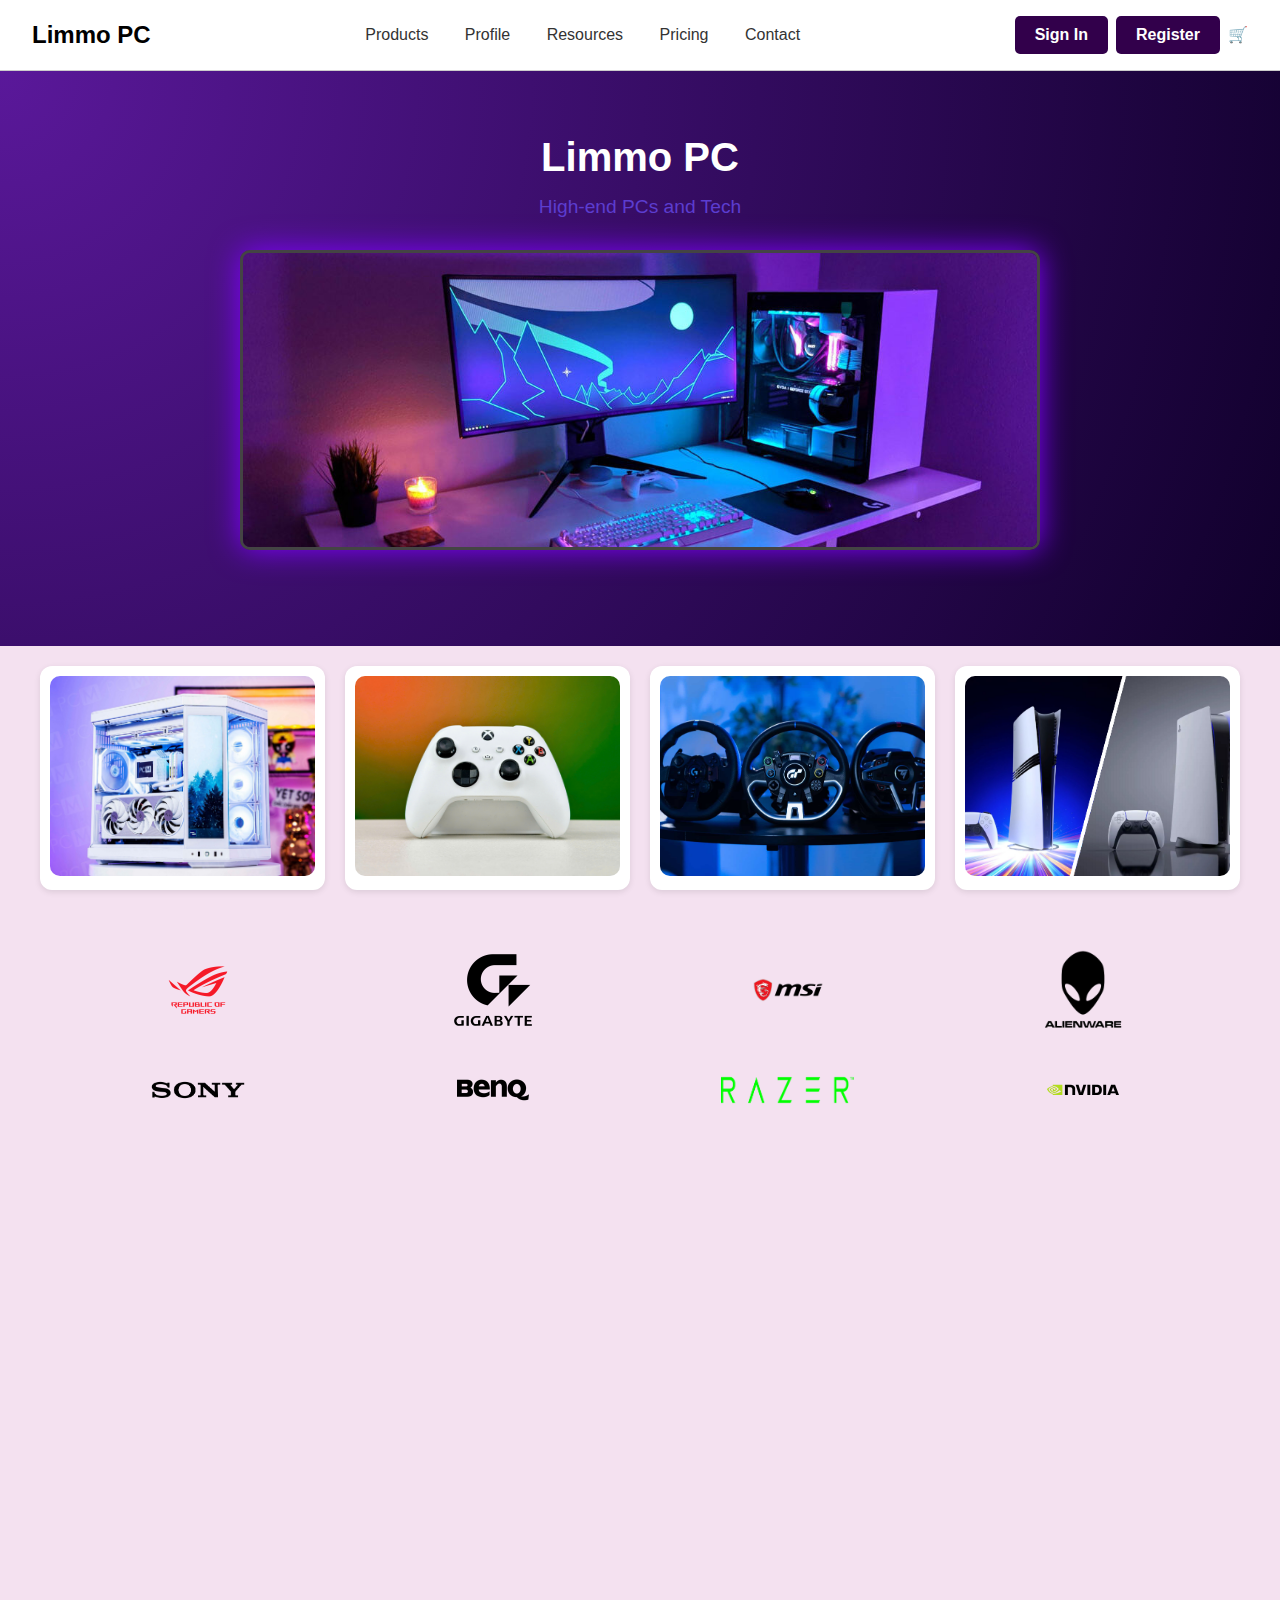
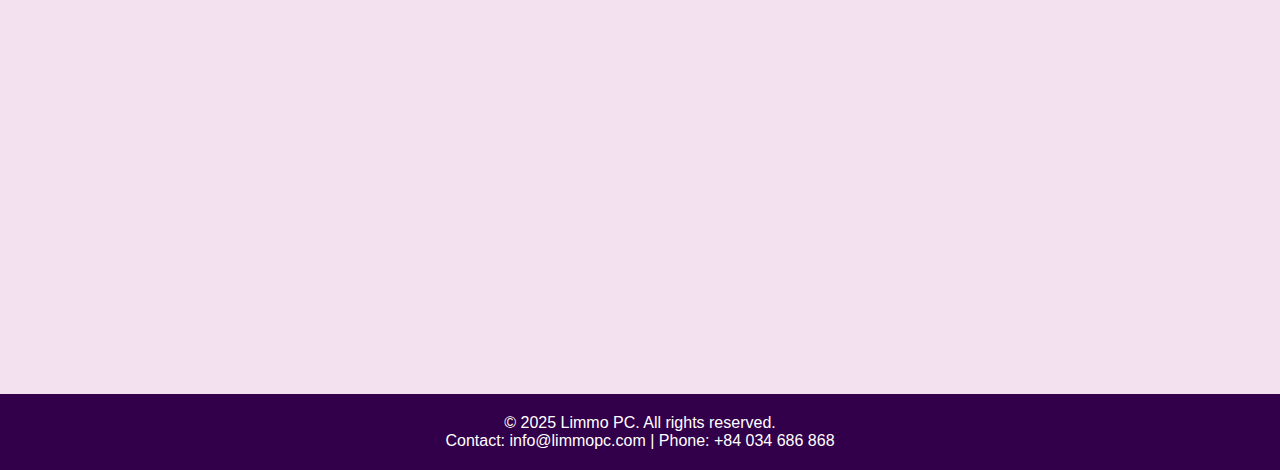
<file: index.html>
<!DOCTYPE html>
<html lang="en">
<head>
  <meta charset="UTF-8">
  <title>Limmo PC</title>
  <link rel="stylesheet" href="homepage.css">
</head>
<body>

  <!-- Navigation Bar -->
  <header class="navbar">
    <div class="logo">
      <a href="index.html">Limmo PC</a>
    </div>
    <nav class="nav-links">
      <a href="#">Products</a>
      <a href="profile.html">Profile</a>
      <a href="#">Resources</a>
      <a href="#">Pricing</a>
      <a href="contactpage.html">Contact</a>
    </nav>
    <div class="nav-buttons">
      <a href="signin.html" class="sign-in-btn">Sign In</a>
      <a href="register.html" class="sign-in-btn">Register</a>
      <a href="cart.html" class="cart" title="View Cart">🛒</a>
    </div>
  </header>

  <!-- Hero Section -->
  <section class="hero">
    <h1>Limmo PC</h1>
    <p>High-end PCs and Tech</p>

    <div class="slider-container">
        <div class="slider-track" id="slider-track">
    <img src="882e3c256408ebd5b022b3fb89907bff-scaled-1-e1659263732770.jpg" class="slide">
    <img src="pc-choi-game-intel-core-i3.jpg" class="slide">
    <img src="slider_4.jpg" class="slide">
    <img src="882e3c256408ebd5b022b3fb89907bff-scaled-1-e1659263732770.jpg" class="slide">
  </div>
</div>
  </section>

  <!-- Product Previews -->
    <div class="product-row">
  <div class="product-box">
    <img src="sp1.jpg" alt="PC Build 1">
  </div>
  <div class="product-box">
    <img src="sp2.jpg" alt="PC Build 2">
  </div>
  <div class="product-box">
    <img src="sp3.png" alt="PC Build 3">
  </div>
  <div class="product-box">
    <img src="sp4.jpg" alt="PC Build 4">
  </div>
  
</div>

<div class="brand-section">
  <div class="brand-logo"><img src="ROG logo_red.png" alt="Brand 1"></div>
  <div class="brand-logo"><img src="gigabytelg.png" alt="Brand 2"></div>
  <div class="brand-logo"><img src="msi.png" alt="Brand 3"></div>
  <div class="brand-logo"><img src="Alienware-Vector-PNG.png" alt="Brand 4"></div>
  <div class="brand-logo"><img src="Sony-Logo.png" alt="brand 5"></div>
  <div class="brand-logo"><img src="benq-logo-png_seeklogo-474392.png" alt="brand 6"></div>
  <div class="brand-logo"><img src="free-razer-black-logo-png-701751694773769kn6zf7likw.png" alt="brand 7"></div>
  <div class="brand-logo"><img src="nvidia-logo-vector-11574170524xza1ggbhhk.png" alt="brand 8"></div>
</div>


<script>
  const track = document.getElementById('slider-track');
  const slides = document.querySelectorAll('.slide');
  let index = 0;

  function moveSlide() {
    index++;
    track.style.transition = 'transform 0.5s ease-in-out';
    track.style.transform = `translateX(-${index * 800}px)`;

    if (index === slides.length - 1) {
      setTimeout(() => {
        // Jump back to the first slide without transition
        track.style.transition = 'none';
        track.style.transform = 'translateX(0)';
        index = 0;
      }, 500); // Delay must match transition duration
    }
  }

  setInterval(moveSlide, 3000); // Slide every 3 seconds
</script>
</body>
  <div class="page-container">
    <footer class="footer">
    <p>&copy; 2025 Limmo PC. All rights reserved.</p>
    <p>Contact: info@limmopc.com | Phone: +84 034 686 868</p>
    </footer>
  </div>
</footer>
</html>
</file>
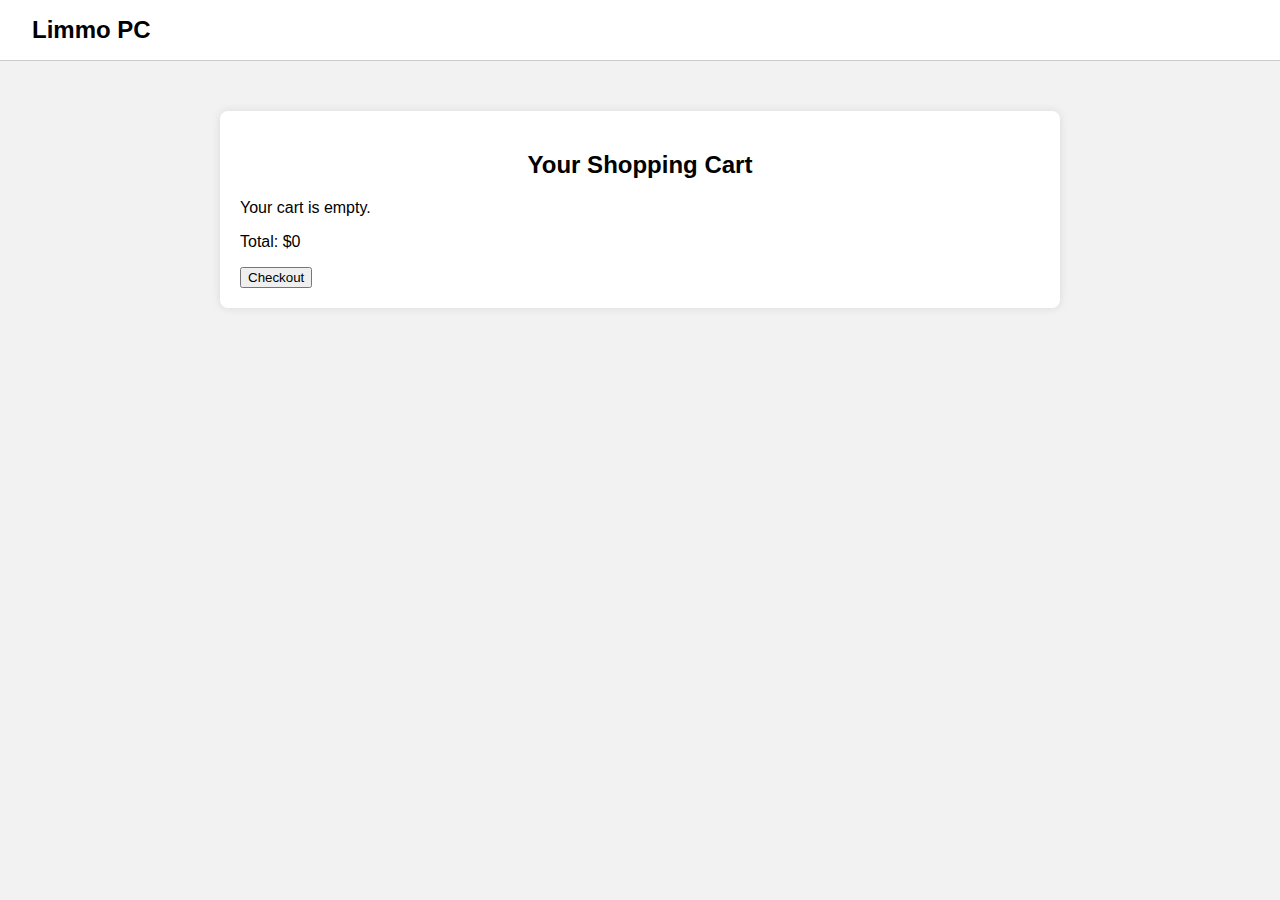
<file: cart.html>
<!DOCTYPE html>
<html lang="en">
<head>
  <meta charset="UTF-8">
  <meta name="viewport" content="width=device-width, initial-scale=1.0">
  <title>Your Cart - Limmo PC</title>
  <link rel="stylesheet" href="cart.css">
</head>
<body>
  <header class="navbar">
    <div class="logo">
      <a href="homepage.html">Limmo PC</a>
    </div>
  </header>

  <div class="cart-container">
    <h2>Your Shopping Cart</h2>
    <div id="cartItems"></div>
    <p id="cartTotal">Total: $0</p>
    <button id="checkoutBtn">Checkout</button>
  </div>

  <script>
    // Example cart data from localStorage
    const cart = JSON.parse(localStorage.getItem("cart")) || [];
    const cartItemsDiv = document.getElementById("cartItems");
    const cartTotal = document.getElementById("cartTotal");

    if (cart.length === 0) {
      cartItemsDiv.innerHTML = "<p>Your cart is empty.</p>";
    } else {
      let total = 0;
      cart.forEach(item => {
        const itemDiv = document.createElement("div");
        itemDiv.innerHTML = `<strong>${item.name}</strong> - $${item.price}`;
        cartItemsDiv.appendChild(itemDiv);
        total += item.price;
      });
      cartTotal.textContent = `Total: $${total}`;
    }
  </script>
</body>
</html>
</file>
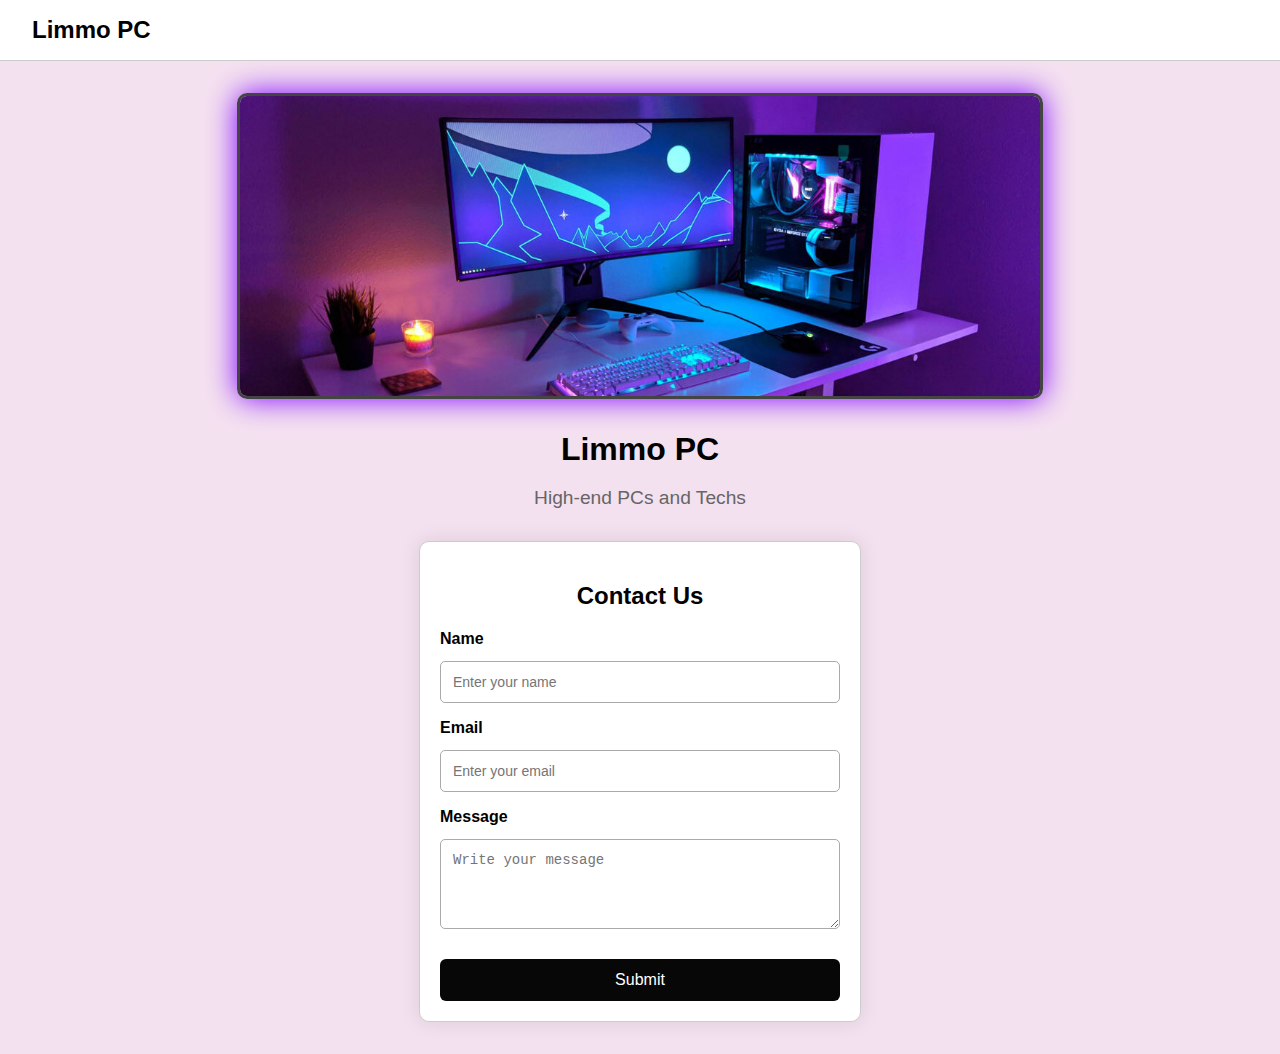
<file: contactpage.html>
<!DOCTYPE html>
<html lang="en">
<head>
    <meta charset="UTF-8">
    <meta name="viewport" content="width=device-width, initial-scale=1.0">
    <title>Contact Us - Limmo PC</title>
    <link rel="stylesheet" href="register.css">
</head>
<body>
    <header class="navbar">
        <div class="logo">
            <a href="homepage.html">Limmo PC</a>
        </div>
    </header>
    
    <div class="slider-container">
        <div class="slider-track">
            <img class="slide" src="882e3c256408ebd5b022b3fb89907bff-scaled-1-e1659263732770.jpg" alt="Slide 1">
            <img class="slide" src="decor-phong-gaming-mau-6.jpg" alt="Slide 2">
            <img class="slide" src="pc-choi-game-intel-core-i3.jpg" alt="Slide 3">
            <img class="slide" src="882e3c256408ebd5b022b3fb89907bff-scaled-1-e1659263732770.jpg" alt="Slide 4">
        </div>
    </div>

    <div class="title-container">
        <h1>Limmo PC</h1>
        <p>High-end PCs and Techs</p>
    </div>

    <div class="container">
        <h2>Contact Us</h2>
        <form id="registerForm">
            <label for="name">Name</label>
            <input type="text" id="name" name="name" placeholder="Enter your name" required>

            <label for="email">Email</label>
            <input type="email" id="email" name="email" placeholder="Enter your email" required>

            <label for="message">Message</label>
            <textarea id="message" name="message" placeholder="Write your message" rows="4" required></textarea>

            <button type="submit">Submit</button>
        </form>
    </div>
    <script>
        const track = document.querySelector('.slider-track');
    const slides = document.querySelectorAll('.slide');
    let index = 0;

    setInterval(() => {
      index++;
      track.style.transform = `translateX(${-index * 800}px)`;
      if (index === slides.length - 1) {
        setTimeout(() => {
          track.style.transition = 'none';
          index = 0;
          track.style.transform = 'translateX(0)';
          setTimeout(() => track.style.transition = 'transform 0.5s ease-in-out', 50);
        }, 500);
      }
    }, 3000);
    </script>
</body>
</html>
</file>
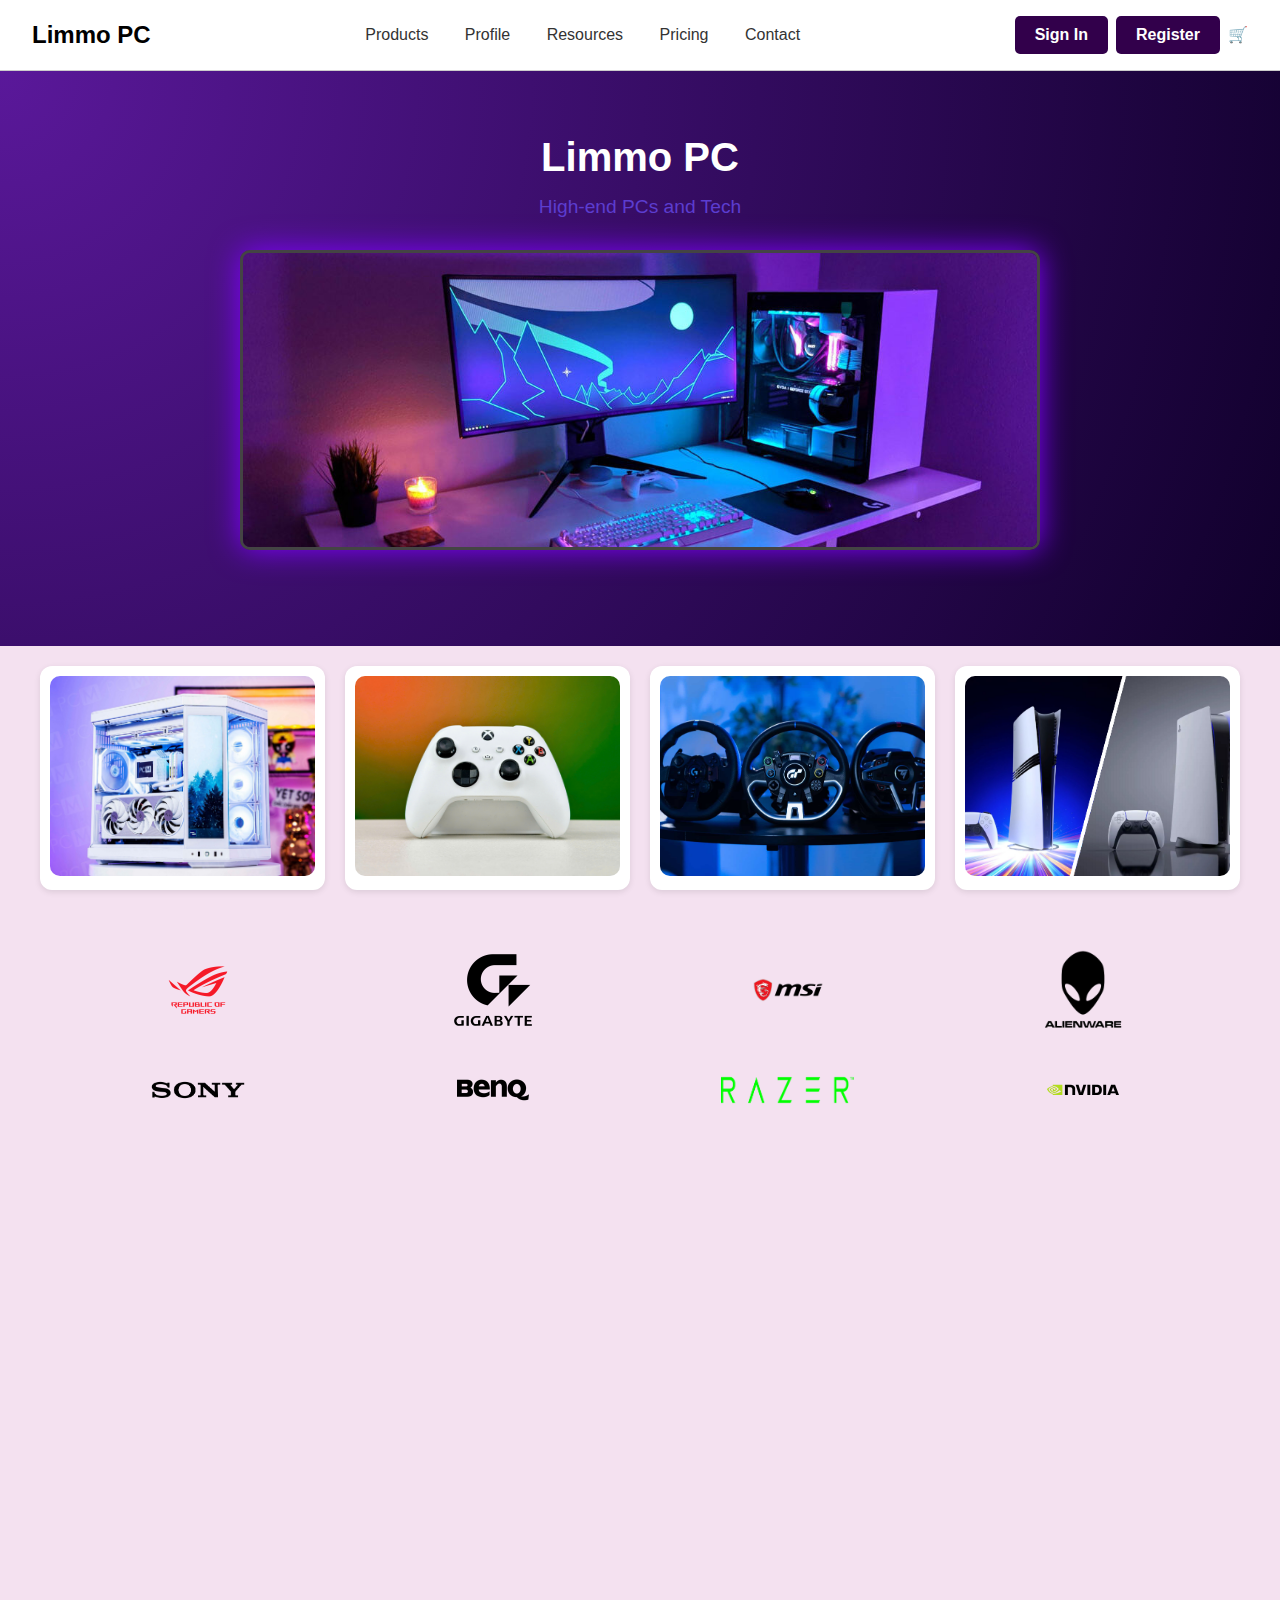
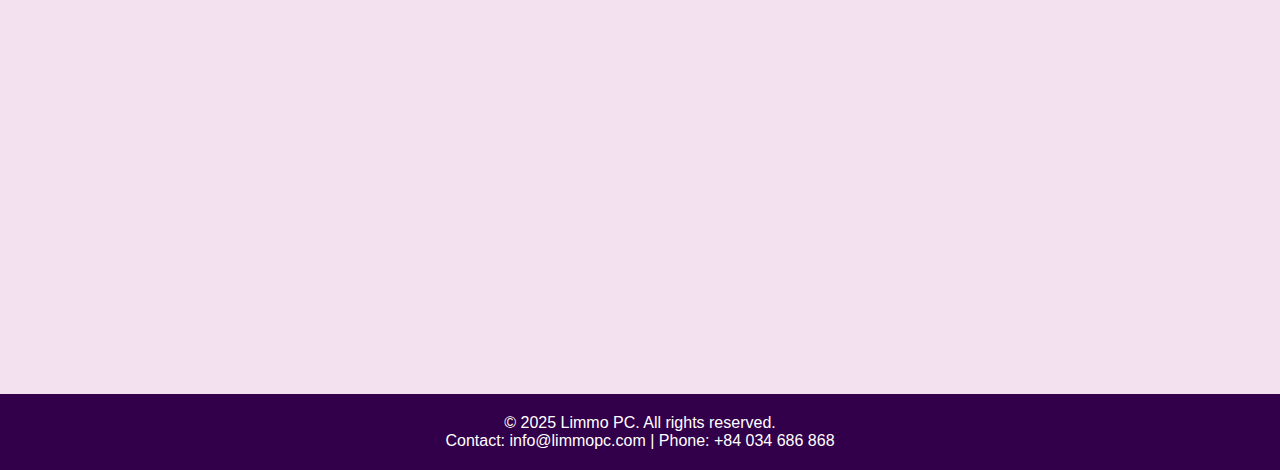
<file: homepage.html>
<!DOCTYPE html>
<html lang="en">
<head>
  <meta charset="UTF-8">
  <title>Limmo PC</title>
  <link rel="stylesheet" href="homepage.css">
</head>
<body>

  <!-- Navigation Bar -->
  <header class="navbar">
    <div class="logo">
      <a href="homepage.html">Limmo PC</a>
    </div>
    <nav class="nav-links">
      <a href="#">Products</a>
      <a href="profile.html">Profile</a>
      <a href="#">Resources</a>
      <a href="#">Pricing</a>
      <a href="contactpage.html">Contact</a>
    </nav>
    <div class="nav-buttons">
      <a href="signin.html" class="sign-in-btn">Sign In</a>
      <a href="register.html" class="sign-in-btn">Register</a>
      <a href="cart.html" class="cart" title="View Cart">🛒</a>
    </div>
  </header>

  <!-- Hero Section -->
  <section class="hero">
    <h1>Limmo PC</h1>
    <p>High-end PCs and Tech</p>

    <div class="slider-container">
        <div class="slider-track" id="slider-track">
    <img src="882e3c256408ebd5b022b3fb89907bff-scaled-1-e1659263732770.jpg" class="slide">
    <img src="pc-choi-game-intel-core-i3.jpg" class="slide">
    <img src="slider_4.jpg" class="slide">
    <img src="882e3c256408ebd5b022b3fb89907bff-scaled-1-e1659263732770.jpg" class="slide">
  </div>
</div>
  </section>

  <!-- Product Previews -->
    <div class="product-row">
  <div class="product-box">
    <img src="sp1.jpg" alt="PC Build 1">
  </div>
  <div class="product-box">
    <img src="sp2.jpg" alt="PC Build 2">
  </div>
  <div class="product-box">
    <img src="sp3.png" alt="PC Build 3">
  </div>
  <div class="product-box">
    <img src="sp4.jpg" alt="PC Build 4">
  </div>
  
</div>

<div class="brand-section">
  <div class="brand-logo"><img src="ROG logo_red.png" alt="Brand 1"></div>
  <div class="brand-logo"><img src="gigabytelg.png" alt="Brand 2"></div>
  <div class="brand-logo"><img src="msi.png" alt="Brand 3"></div>
  <div class="brand-logo"><img src="Alienware-Vector-PNG.png" alt="Brand 4"></div>
  <div class="brand-logo"><img src="Sony-Logo.png" alt="brand 5"></div>
  <div class="brand-logo"><img src="benq-logo-png_seeklogo-474392.png" alt="brand 6"></div>
  <div class="brand-logo"><img src="free-razer-black-logo-png-701751694773769kn6zf7likw.png" alt="brand 7"></div>
  <div class="brand-logo"><img src="nvidia-logo-vector-11574170524xza1ggbhhk.png" alt="brand 8"></div>
</div>


<script>
  const track = document.getElementById('slider-track');
  const slides = document.querySelectorAll('.slide');
  let index = 0;

  function moveSlide() {
    index++;
    track.style.transition = 'transform 0.5s ease-in-out';
    track.style.transform = `translateX(-${index * 800}px)`;

    if (index === slides.length - 1) {
      setTimeout(() => {
        // Jump back to the first slide without transition
        track.style.transition = 'none';
        track.style.transform = 'translateX(0)';
        index = 0;
      }, 500); // Delay must match transition duration
    }
  }

  setInterval(moveSlide, 3000); // Slide every 3 seconds
</script>
</body>
  <div class="page-container">
    <footer class="footer">
    <p>&copy; 2025 Limmo PC. All rights reserved.</p>
    <p>Contact: info@limmopc.com | Phone: +84 034 686 868</p>
    </footer>
  </div>
</footer>
</html>
</file>
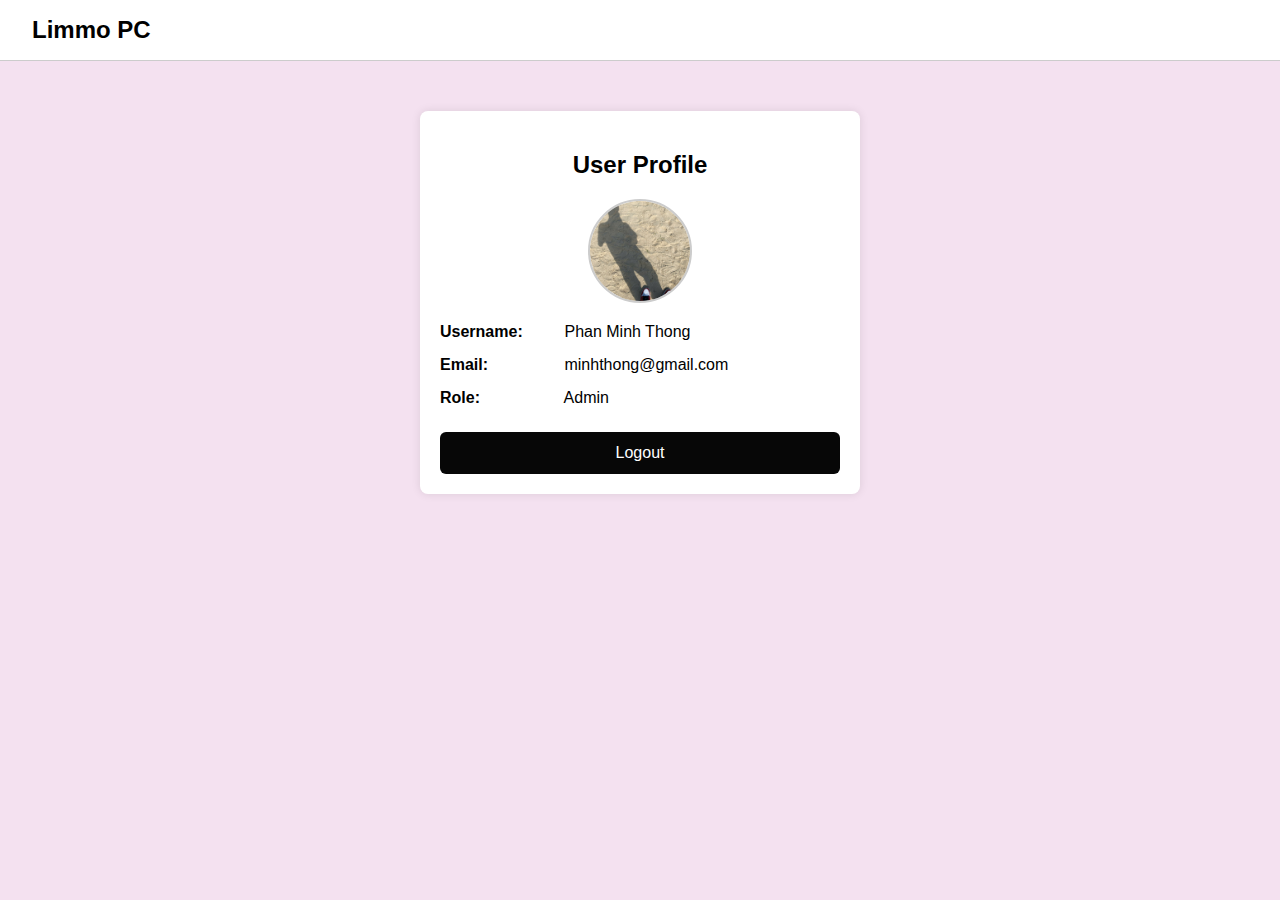
<file: profile.html>
<!DOCTYPE html>
<html lang="en">
<head>
    <meta charset="UTF-8">
    <meta name="viewport" content="width=device-width, initial-scale=1.0">
    <title>User Profile</title>
    <link rel="stylesheet" href="register.css"> <!-- Reuse your login CSS -->
    <style>
        .profile-container {
            max-width: 400px;
            margin: 50px auto;
            background: #fff;
            padding: 20px;
            border-radius: 8px;
            box-shadow: 0px 0px 10px rgba(0,0,0,0.1);
        }
        .profile-container h2 {
            text-align: center;
            margin-bottom: 20px;
        }
        .profile-field {
            margin-bottom: 15px;
            font-size: 16px;
        }
        .profile-field strong {
            display: inline-block;
            width: 120px;
        }
    </style>
</head>
<body>
    <!-- Navbar with logo -->
    <header class="navbar">
        <div class="logo">
            <a href="homepage.html">Limmo PC</a>
        </div>
    </header>
    <!-- Profile Content -->
    <div class="profile-container">
        <h2>User Profile</h2>
        <img id="profileAvatar" src="06dabcf6a4a42cfa75b5.jpg" alt="User Avatar" class="avatar">
        <div class="profile-field"><strong>Username:</strong> <span id="profileUsername"></span></div>
        <div class="profile-field"><strong>Email:</strong> <span id="profileEmail"></span></div>
        <div class="profile-field"><strong>Role:</strong> <span id="profileRole"></span></div>
        <button onclick="logout()">Logout</button>
    </div>

    <script>
        // Get data from localStorage
        document.getElementById("profileUsername").textContent = localStorage.getItem("username") || "Phan Minh Thong";
        document.getElementById("profileEmail").textContent = localStorage.getItem("email") || "minhthong@gmail.com";
        document.getElementById("profileRole").textContent = localStorage.getItem("role") || "Admin";

        // Logout function
        function logout() {
            localStorage.clear();
            window.location.href = "homepage.html";
        }
    </script>
</body>
</html>
</file>
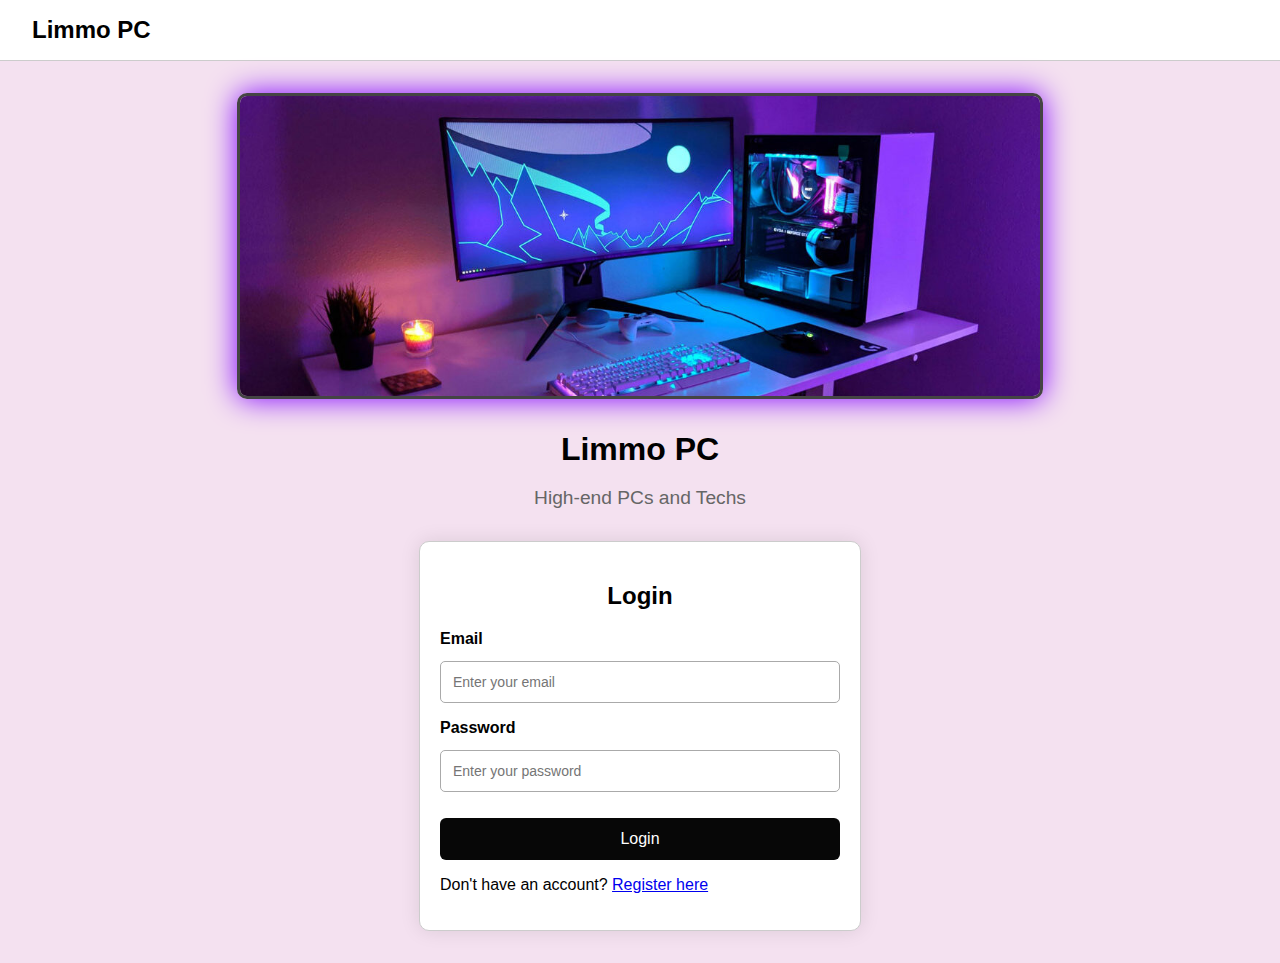
<file: signin.html>
<!DOCTYPE html>
<html lang="en">
<head>
  <meta charset="UTF-8">
  <meta name="viewport" content="width=device-width, initial-scale=1.0">
  <title>Login</title>
  <link rel="stylesheet" href="register.css">
</head>
<body>
    <header class="navbar">
        <div class="logo">
            <a href="homepage.html">Limmo PC</a>
        </div>
    </header>

    <!-- Slider -->
    <div class="slider-container">
        <div class="slider-track">
            <img class="slide" src="882e3c256408ebd5b022b3fb89907bff-scaled-1-e1659263732770.jpg" alt="Slide 1">
            <img class="slide" src="decor-phong-gaming-mau-6.jpg" alt="Slide 2">
            <img class="slide" src="pc-choi-game-intel-core-i3.jpg" alt="Slide 3">
            <img class="slide" src="882e3c256408ebd5b022b3fb89907bff-scaled-1-e1659263732770.jpg" alt="Slide 4">
        </div>
    </div>

    <div class="title-container">
        <h1>Limmo PC</h1>
        <p>High-end PCs and Techs</p>
    </div>

    <!-- Login Form -->
    <div class="container">
        <h2>Login</h2>
        <form id="loginForm">
            <div class="form-group">
                <label>Email</label>
                <input type="email" id="email" placeholder="Enter your email" required>
            </div>
            <div class="form-group">
                <label>Password</label>
                <input type="password" id="password" placeholder="Enter your password" required>
            </div>
            <button type="submit" class="btn">Login</button>
        </form>
        <p>Don't have an account? <a href="register.html">Register here</a></p>
    </div>

    <script>
        // Slider Script
        const track = document.querySelector('.slider-track');
        const slides = document.querySelectorAll('.slide');
        let index = 0;

        setInterval(() => {
            index++;
            track.style.transform = `translateX(${-index * 800}px)`;
            if (index === slides.length - 1) {
                setTimeout(() => {
                    track.style.transition = 'none';
                    index = 0;
                    track.style.transform = 'translateX(0)';
                    setTimeout(() => track.style.transition = 'transform 0.5s ease-in-out', 50);
                }, 500);
            }
        }, 3000);

        // Login Script with localStorage
        document.getElementById("loginForm").addEventListener("submit", function(e) {
            e.preventDefault();

            const email = document.getElementById("email").value.trim();
            const password = document.getElementById("password").value.trim();

            let users = JSON.parse(localStorage.getItem("users")) || [];

            const validUser = users.find(user => user.email === email && user.password === password);

            if (validUser) {
                localStorage.setItem("loggedInUser", JSON.stringify(validUser)); // store logged-in session
                alert("Login successful!");
                window.location.href = "homepage.html";
            } else {
                alert("Invalid email or password!");
            }
        });
    </script>
</body>
</html>
</file>
<file: cart.css>
/* cart.css */

/* Page background and font */
body {
    font-family: Arial, sans-serif;
    background-color: #f2f2f2;
    margin: 0;
    padding: 0;
}

/* Navbar */
.logo a {
    text-decoration: none;
    color: inherit;
}

.logo a:hover {
    opacity: 0.8;
}

.navbar {
  display: flex;
  justify-content: space-between;
  align-items: center;
  padding: 1rem 2rem;
  background-color: #fff;
  border-bottom: 1px solid #ccc;
}

.logo {
  font-size: 1.5rem;
  font-weight: bold;
}


/* Cart container */
.cart-container {
    max-width: 800px;
    margin: 50px auto;
    background: #fff;
    padding: 20px;
    border-radius: 8px;
    box-shadow: 0px 0px 10px rgba(0,0,0,0.1);
}

/* Cart heading */
.cart-container h2 {
    text-align: center;
    margin-bottom: 20px;
}

/* Cart table */
.cart-table {
    width: 100%;
    border-collapse: collapse;
}

.cart-table th,
.cart-table td {
    padding: 12px;
    text-align: center;
    border-bottom: 1px solid #ddd;
}

.cart-table th {
    background-color: #f5f5f5;
}

/* Product image */
.cart-table img {
    width: 60px;
    height: auto;
    border-radius: 4px;
}

/* Quantity input */
.cart-table input[type="number"] {
    width: 50px;
    padding: 5px;
    text-align: center;
}

/* Total price row */
.cart-total {
    text-align: right;
    font-size: 18px;
    font-weight: bold;
    padding: 15px 0;
}

/* Checkout button */
.checkout-btn {
    display: block;
    width: 100%;
    padding: 12px;
    background-color: #4CAF50;
    color: white;
    font-size: 16px;
    border: none;
    border-radius: 4px;
    cursor: pointer;
    margin-top: 10px;
    transition: 0.3s;
}

.checkout-btn:hover {
    background-color: #45a049;
}
</file>
<file: homepage.css>
/* Reset and base styling */
* {
  margin: 0;
  padding: 0;
  box-sizing: border-box;
}

body {
  font-family: Arial, sans-serif;
  background-color: #f4e1f0;
}

/* Navbar */
.navbar {
  display: flex;
  justify-content: space-between;
  align-items: center;
  padding: 1rem 2rem;
  background-color: #fff;
  border-bottom: 1px solid #ccc;
}

.logo {
  font-size: 1.5rem;
  font-weight: bold;
}
.logo a {
    text-decoration: none;
    color: inherit;
}

.logo a:hover {
    opacity: 0.8;
}

.nav-links a {
  margin: 0 1rem;
  text-decoration: none;
  color: #333;
}

.nav-buttons {
  display: flex;
  align-items: center;
  gap: 0.5rem;
}

.btn {
  padding: 0.4rem 0.8rem;
  border: 1px solid #666;
  background: none;
  cursor: pointer;
}

.sign-in-btn {
  background-color: #32004b;
  color: white;
  padding: 10px 20px;
  text-decoration: none;
  border: none;
  border-radius: 5px;
  cursor: pointer;
  display: inline-block;
  font-weight: bold;
  transition: background-color 0.3s ease;
}

.sign-in-btn:hover {
  background-color: #510070;
}

.cart {
    display: inline-block; 
    vertical-align: middle; 
    text-decoration: none; 
    line-height: 1; 
}

/* Hero Section */
.hero {
  text-align: center;
  padding: 4rem 2rem;
  background-color: #eaeaea;
  background-color: #0e0b16;
  background-image: radial-gradient(circle at top left, #5a189a 0%, #10002b 100%);
  color: #fff;
}

.hero h1 {
  font-size: 2.5rem;
  margin-bottom: 1rem;
}

.hero p {
  color: #5c3dcf;
  font-size: 1.2rem;
}

/* Products Section */
.products {
  display: flex;
  justify-content: center;
  padding: 2rem;
  gap: 2rem;
}

.product-card {
  width: 200px;
  height: 200px;
  background-color: #ddd;
  border-radius: 8px;
}

.slider-container {
  width: 800px;
  height: 300px;
  margin: 2rem auto;
  overflow: hidden;
  border: 3px solid #444;
  border-radius: 10px;
  position: relative;
  box-shadow: 0 0 30px #8000ff;
}

.slider-track {
  display: flex;
  transition: transform 0.5s ease-in-out;
  width: calc(100% * 4); /* 3 slides + 1 cloned slide */
}

.slide {
  width: 800px;
  height: 300px;
  object-fit: cover;
  flex-shrink: 0;
}

.product-row {
  display: flex;
  flex-wrap: wrap;
  justify-content: center;
  gap: 20px;
  padding: 20px;
}

.product-box {
  background-color: #fff;
  padding: 10px;
  border-radius: 12px;
  box-shadow: 0 2px 6px rgba(0, 0, 0, 0.1);
  text-align: center;
  flex: 1 1 250px;     /* Minimum width is 250px */
  max-width: 23%;      /* Max: 4 per row on desktop */
}

.product-box img {
  width: 100%;
  height: 200px;
  object-fit: cover;
  border-radius: 10px;
}

/* 2 per row on tablets/small screens */
@media (max-width: 900px) {
  .product-box {
    max-width: 45%;
    flex: 1 1 45%;
  }
}

/* 1 per row on mobile */
@media (max-width: 500px) {
  .product-box {
    max-width: 90%;
    flex: 1 1 90%;
  }
}


.brand-section {
  display: grid;
  grid-template-columns: repeat(4, 1fr);
  gap: 20px;
  margin: 40px auto;
  max-width: 1200px;
  padding: 0 20px;
}

.brand-logo img {
  width: 100%;
  height: auto;
  max-height: 80px;
  object-fit: contain;
  display: block;
  margin: auto;
  transition: transform 0.3s ease;
}

.brand-logo img:hover {
  transform: scale(1.1);
}

@media (max-width: 768px) {
  .brand-section {
    grid-template-columns: repeat(2, 1fr);
  }
}


/* Make body and html full height */
html, body {
  height: 100%;
  margin: 0;
  padding: 0;
}

/* Container for the whole page */
.page-container {
  display: flex;
  flex-direction: column;
  min-height: 100vh;
}

/* Push the footer to the bottom */
.footer {
  margin-top: auto;
  background-color: #32004b;
  color: white;
  text-align: center;
  padding: 20px 10px;
}

/* Keep your existing styles from homepage.css above this */

/* --- Responsive Layout --- */

/* Tablet view */
@media (max-width: 900px) {
  /* Navbar becomes stacked */
  .navbar {
    flex-wrap: wrap;
    text-align: center;
  }

  .nav-links {
    width: 100%;
    display: flex;
    flex-wrap: wrap;
    justify-content: center;
    margin-top: 10px;
  }

  .nav-buttons {
    width: 100%;
    justify-content: center;
    margin-top: 10px;
  }

  /* Product layout - 2 per row */
  .product-box {
    max-width: 45%;
    flex: 1 1 45%;
  }

  /* Brand logos - 2 per row */
  .brand-section {
    grid-template-columns: repeat(2, 1fr);
  }
}

/* Mobile view */
@media (max-width: 500px) {
  .hero h1 {
    font-size: 1.8rem;
  }
  .hero p {
    font-size: 1rem;
  }

  /* Product layout - 1 per row */
  .product-box {
    max-width: 90%;
    flex: 1 1 90%;
  }

  /* Brand logos - 1 per row */
  .brand-section {
    grid-template-columns: repeat(1, 1fr);
  }

  /* Slider full width on small screens */
  .slider-container {
    width: 100%;
    height: auto;
  }
  .slide {
    width: 100%;
    height: auto;
  }
}
</file>
<file: register.css>
/* Base Reset */
body {
  font-family: Arial, sans-serif;
  background-color: #f4e1f0;
  margin: 0;
  padding: 0;
}

/* Navbar */
.navbar {
  display: flex;
  justify-content: space-between;
  align-items: center;
  padding: 1rem 2rem;
  background-color: #fff;
  border-bottom: 1px solid #ccc;
}

.logo {
  font-size: 1.5rem;
  font-weight: bold;
}

.logo a {
  text-decoration: none;
  color: inherit;
}

.logo a:hover {
  opacity: 0.8;
}

/* ---------------- SLIDER (KEEP SAME BEHAVIOR) ---------------- */
.slider-container {
  width: 800px;
  height: 300px;
  margin: 2rem auto;
  overflow: hidden;
  border: 3px solid #444;
  border-radius: 10px;
  position: relative;
  box-shadow: 0 0 30px #8000ff;
}

.slider-track {
  display: flex;
  transition: transform 0.5s ease-in-out;
  width: calc(100% * 4);
}

.slide {
  width: 800px;
  height: 300px;
  object-fit: cover;
  flex-shrink: 0;
}

/* Responsive Fix ONLY for slider */
@media (max-width: 500px) {
  .slider-container {
    width: 100%;
    height: auto;
  }
  .slide {
    width: 100%;
    height: auto;
  }
}

/* ---------------- TITLES ---------------- */
.title-container {
  text-align: center;
  margin-top: 20px;
}

.title-container h1 {
  font-size: 2rem;
  margin: 0;
}

.title-container p {
  font-size: 1.2rem;
  color: #666;
}

/* ---------------- FORM CONTAINER ---------------- */
.container {
  width: 90%;
  max-width: 400px;
  margin: 2rem auto;
  padding: 20px;
  border: 1px solid #ccc;
  border-radius: 10px;
  box-shadow: 0 0 20px rgba(0,0,0,0.1);
  background-color: #fff;
}

.container h2 {
  text-align: center;
  margin-bottom: 20px;
}

.container input,
textarea {
  width: 100%;
  padding: 12px;
  margin: 8px 0 16px;
  border: 1px solid #aaa;
  border-radius: 5px;
  box-sizing: border-box;
  font-size: 14px;
}

label {
  display: block;
  margin-bottom: 5px;
  font-weight: bold;
}

/* ---------------- BUTTONS ---------------- */
.btn,
button {
  width: 100%;
  background-color: #070707;
  color: white;
  padding: 12px;
  border: none;
  border-radius: 6px;
  cursor: pointer;
  font-size: 16px;
  margin-top: 10px;
}

.btn:hover,
button:hover {
  background-color: #555;
}

/* ---------------- AVATAR ---------------- */
.avatar {
  display: block;
  margin: 0 auto 20px;
  width: 100px;
  height: 100px;
  border-radius: 60%;
  object-fit: cover;
  border: 2px solid #ccc;
}

/* ---------------- RESPONSIVE LAYOUT ---------------- */

/* Tablets */
@media (max-width: 900px) {
  .navbar {
    flex-wrap: wrap;
    text-align: center;
  }

  .nav-buttons {
    width: 100%;
    justify-content: center;
    margin-top: 10px;
  }

  .title-container h1 {
    font-size: 1.8rem;
  }

  .container {
    width: 95%;
    padding: 15px;
  }
}

/* Mobiles */
@media (max-width: 500px) {
  .navbar {
    flex-direction: column;
    text-align: center;
    padding: 1rem;
  }

  .title-container h1 {
    font-size: 1.5rem;
  }

  .title-container p {
    font-size: 1rem;
  }

  .container {
    width: 100%;
    margin: 1rem auto;
    padding: 15px;
  }
}
</file>
